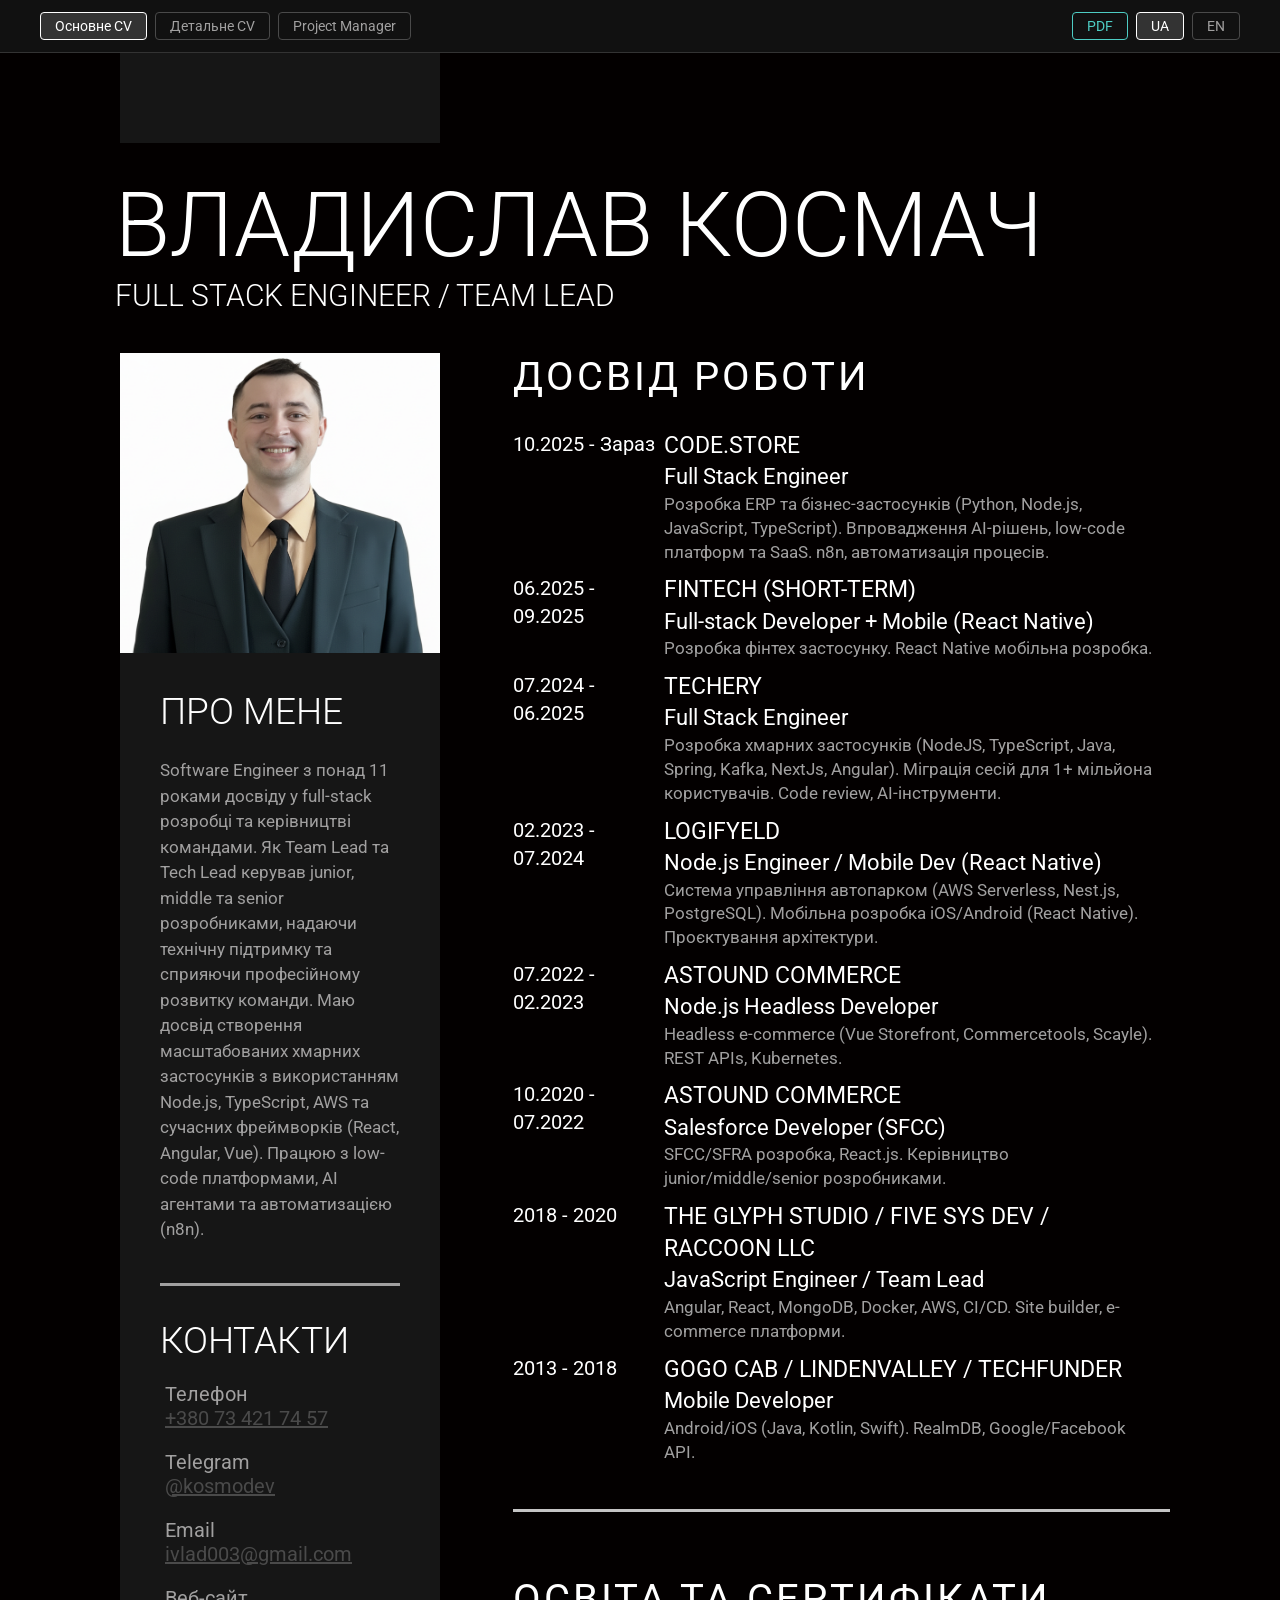
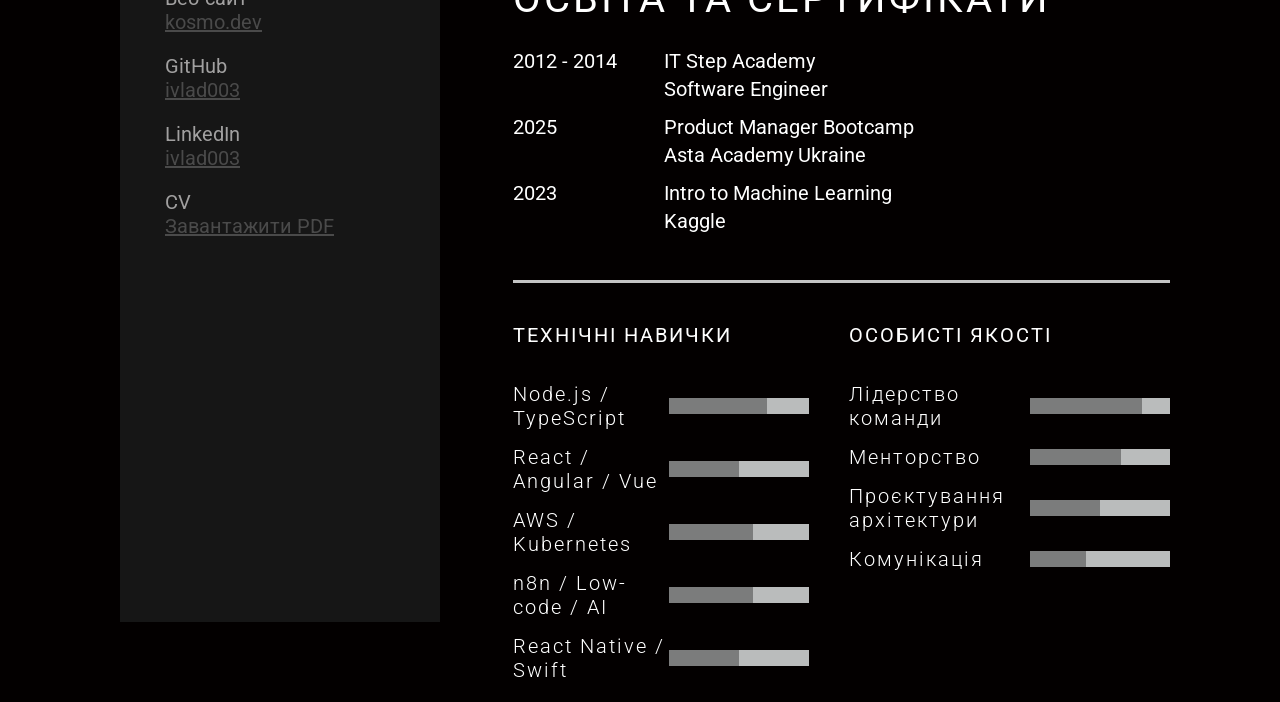
<file: index.html>
<!DOCTYPE html>
<html lang="uk">

<head>
    <meta charset="utf-8">
    <title>Владислав Космач - Software Engineer</title>
    <link href="css/main.css" rel="stylesheet">
</head>

<body>
    <nav class="cv-nav">
        <div class="cv-versions">
            <span class="active">Основне CV</span>
            <a href="cv-ua.html">Детальне CV</a>
            <a href="cv-vinnytsiaoblenergo.html">Project Manager</a>
        </div>
        <div class="cv-lang">
            <a href="./Vladyslav_Kosmach_CV_UA.pdf" class="cv-download" download>PDF</a>
            <span class="active">UA</span>
            <a href="en.html">EN</a>
        </div>
    </nav>
    <div class="resume">
        <div class="cube gray"></div>
        <div class="name">
            <p class="white roboto">Владислав Космач</p>
            <p class="profecion white roboto">Full Stack Engineer / Team Lead</p>
        </div>
        <div class="block">
            <div class="left gray">
                <img src="img/profile.png" alt="Фото">
                <p class="big white roboto">Про мене</p>
                <p class="me lightgray roboto">Software Engineer з понад 11 роками досвіду у full-stack розробці та керівництві командами.
                    Як Team Lead та Tech Lead керував junior, middle та senior розробниками, надаючи технічну підтримку та сприяючи професійному розвитку команди.
                    Маю досвід створення масштабованих хмарних застосунків з використанням Node.js, TypeScript, AWS та сучасних фреймворків (React, Angular, Vue).
                    Працюю з low-code платформами, AI агентами та автоматизацією (n8n).</p>
                <p class="big white roboto">Контакти</p>
                <ul>
                    <li>
                        <p class="lightgray roboto">Телефон</p>
                        <p class="dgray roboto"><a href="tel:+380734217457">+380 73 421 74 57</a></p>
                    </li>
                    <li>
                        <p class="lightgray roboto">Telegram</p>
                        <p class="dgray roboto"><a href="https://t.me/kosmodev">@kosmodev</a></p>
                    </li>
                    <li>
                        <p class="lightgray roboto">Email</p>
                        <p class="dgray roboto"><a href="mailto:ivlad003@gmail.com">ivlad003@gmail.com</a></p>
                    </li>
                    <li>
                        <p class="lightgray roboto">Веб-сайт</p>
                        <p class="dgray roboto"><a href="https://kosmo.dev/">kosmo.dev</a></p>
                    </li>
                    <li>
                        <p class="lightgray roboto">GitHub</p>
                        <p class="dgray roboto"><a href="https://github.com/Ivlad003">ivlad003</a></p>
                    </li>
                    <li>
                        <p class="lightgray roboto">LinkedIn</p>
                        <p class="dgray roboto"><a href="https://www.linkedin.com/in/ivlad003/">ivlad003</a></p>
                    </li>
                    <li>
                        <p class="lightgray roboto">CV</p>
                        <p class="dgray roboto"><a href="./Vladyslav_Kosmach_CV_UA.pdf" download>Завантажити PDF</a></p>
                    </li>
                </ul>
            </div>
            <div class="right">
                <div class="work">
                    <p class="head white roboto">ДОСВІД РОБОТИ</p>
                    <ul>
                        <li>
                            <div class="data white roboto">10.2025 - Зараз</div>
                            <div class="company white roboto">code.store<p class="who white roboto">Full Stack Engineer</p>
                                <p class="more lightgray roboto">
                                    Розробка ERP та бізнес-застосунків (Python, Node.js, JavaScript, TypeScript).
                                    Впровадження AI-рішень, low-code платформ та SaaS.
                                    n8n, автоматизація процесів.
                                </p>
                            </div>
                            <br>
                        </li>
                        <li>
                            <div class="data white roboto">06.2025 - 09.2025</div>
                            <div class="company white roboto">Fintech (Short-term)<p class="who white roboto">Full-stack Developer + Mobile (React Native)</p>
                                <p class="more lightgray roboto">
                                    Розробка фінтех застосунку.
                                    React Native мобільна розробка.
                                </p>
                            </div>
                            <br>
                        </li>
                        <li>
                            <div class="data white roboto">07.2024 - 06.2025</div>
                            <div class="company white roboto">Techery<p class="who white roboto">Full Stack Engineer</p>
                                <p class="more lightgray roboto">
                                    Розробка хмарних застосунків (NodeJS, TypeScript, Java, Spring, Kafka, NextJs, Angular).
                                    Міграція сесій для 1+ мільйона користувачів.
                                    Code review, AI-інструменти.
                                </p>
                            </div>
                            <br>
                        </li>
                        <li>
                            <div class="data white roboto">02.2023 - 07.2024</div>
                            <div class="company white roboto">logifyeld<p class="who white roboto">Node.js Engineer / Mobile Dev (React Native)</p>
                                <p class="more lightgray roboto">
                                    Система управління автопарком (AWS Serverless, Nest.js, PostgreSQL).
                                    Мобільна розробка iOS/Android (React Native).
                                    Проєктування архітектури.
                                </p>
                            </div>
                            <br>
                        </li>
                        <li>
                            <div class="data white roboto">07.2022 - 02.2023</div>
                            <div class="company white roboto">Astound Commerce<p class="who white roboto">Node.js Headless Developer</p>
                                <p class="more lightgray roboto">
                                    Headless e-commerce (Vue Storefront, Commercetools, Scayle).
                                    REST APIs, Kubernetes.
                                </p>
                            </div>
                            <br>
                        </li>
                        <li>
                            <div class="data white roboto">10.2020 - 07.2022</div>
                            <div class="company white roboto">Astound Commerce<p class="who white roboto">Salesforce Developer (SFCC)</p>
                                <p class="more lightgray roboto">
                                    SFCC/SFRA розробка, React.js.
                                    Керівництво junior/middle/senior розробниками.
                                </p>
                            </div>
                            <br>
                        </li>
                        <li>
                            <div class="data white roboto">2018 - 2020</div>
                            <div class="company white roboto">The Glyph Studio / Five Sys Dev / Raccoon LLC<p class="who white roboto">JavaScript Engineer / Team Lead</p>
                                <p class="more lightgray roboto">
                                    Angular, React, MongoDB, Docker, AWS, CI/CD.
                                    Site builder, e-commerce платформи.
                                </p>
                            </div>
                            <br>
                        </li>
                        <li>
                            <div class="data white roboto">2013 - 2018</div>
                            <div class="company white roboto">GoGo Cab / Lindenvalley / TechFunder<p class="who white roboto">Mobile Developer</p>
                                <p class="more lightgray roboto">
                                    Android/iOS (Java, Kotlin, Swift).
                                    RealmDB, Google/Facebook API.
                                </p>
                            </div>
                            <br>
                        </li>
                    </ul>
                </div>
                <div class="education">
                    <p class="head white roboto">ОСВІТА ТА СЕРТИФІКАТИ</p>
                    <ul>
                        <li>
                            <div class="data white roboto">2012 - 2014</div>
                            <div class="edu white roboto">IT Step Academy<br>Software Engineer</div>
                        </li>
                        <li>
                            <div class="data white roboto">2025</div>
                            <div class="edu white roboto">Product Manager Bootcamp<br>Asta Academy Ukraine</div>
                        </li>
                        <li>
                            <div class="data white roboto">2023</div>
                            <div class="edu white roboto">Intro to Machine Learning<br>Kaggle</div>
                        </li>
                    </ul>
                </div>
                <div class="skills">
                    <div class="professional">
                        <p class="white roboto">ТЕХНІЧНІ НАВИЧКИ</p>
                        <ul>
                            <li>
                                <div class="white roboto">Node.js / TypeScript</div>
                                <div class="progressbar">
                                    <div></div>
                                </div>
                            </li>
                            <li>
                                <div class="white roboto">React / Angular / Vue</div>
                                <div class="progressbar">
                                    <div></div>
                                </div>
                            </li>
                            <li>
                                <div class="white roboto">AWS / Kubernetes</div>
                                <div class="progressbar">
                                    <div></div>
                                </div>
                            </li>
                            <li>
                                <div class="white roboto">n8n / Low-code / AI</div>
                                <div class="progressbar">
                                    <div></div>
                                </div>
                            </li>
                            <li>
                                <div class="white roboto">React Native / Swift</div>
                                <div class="progressbar">
                                    <div></div>
                                </div>
                            </li>
                        </ul>
                    </div>
                    <div class="personal">
                        <p class="white roboto">ОСОБИСТІ ЯКОСТІ</p>
                        <ul>
                            <li>
                                <div class="white roboto">Лідерство команди</div>
                                <div class="progressbar">
                                    <div></div>
                                </div>
                            </li>
                            <li>
                                <div class="white roboto">Менторство</div>
                                <div class="progressbar">
                                    <div></div>
                                </div>
                            </li>
                            <li>
                                <div class="white roboto">Проєктування архітектури</div>
                                <div class="progressbar">
                                    <div></div>
                                </div>
                            </li>
                            <li>
                                <div class="white roboto">Комунікація</div>
                                <div class="progressbar">
                                    <div></div>
                                </div>
                            </li>
                        </ul>
                    </div>
                </div>
            </div>
        </div>
    </div>
</body>

</html>
</file>
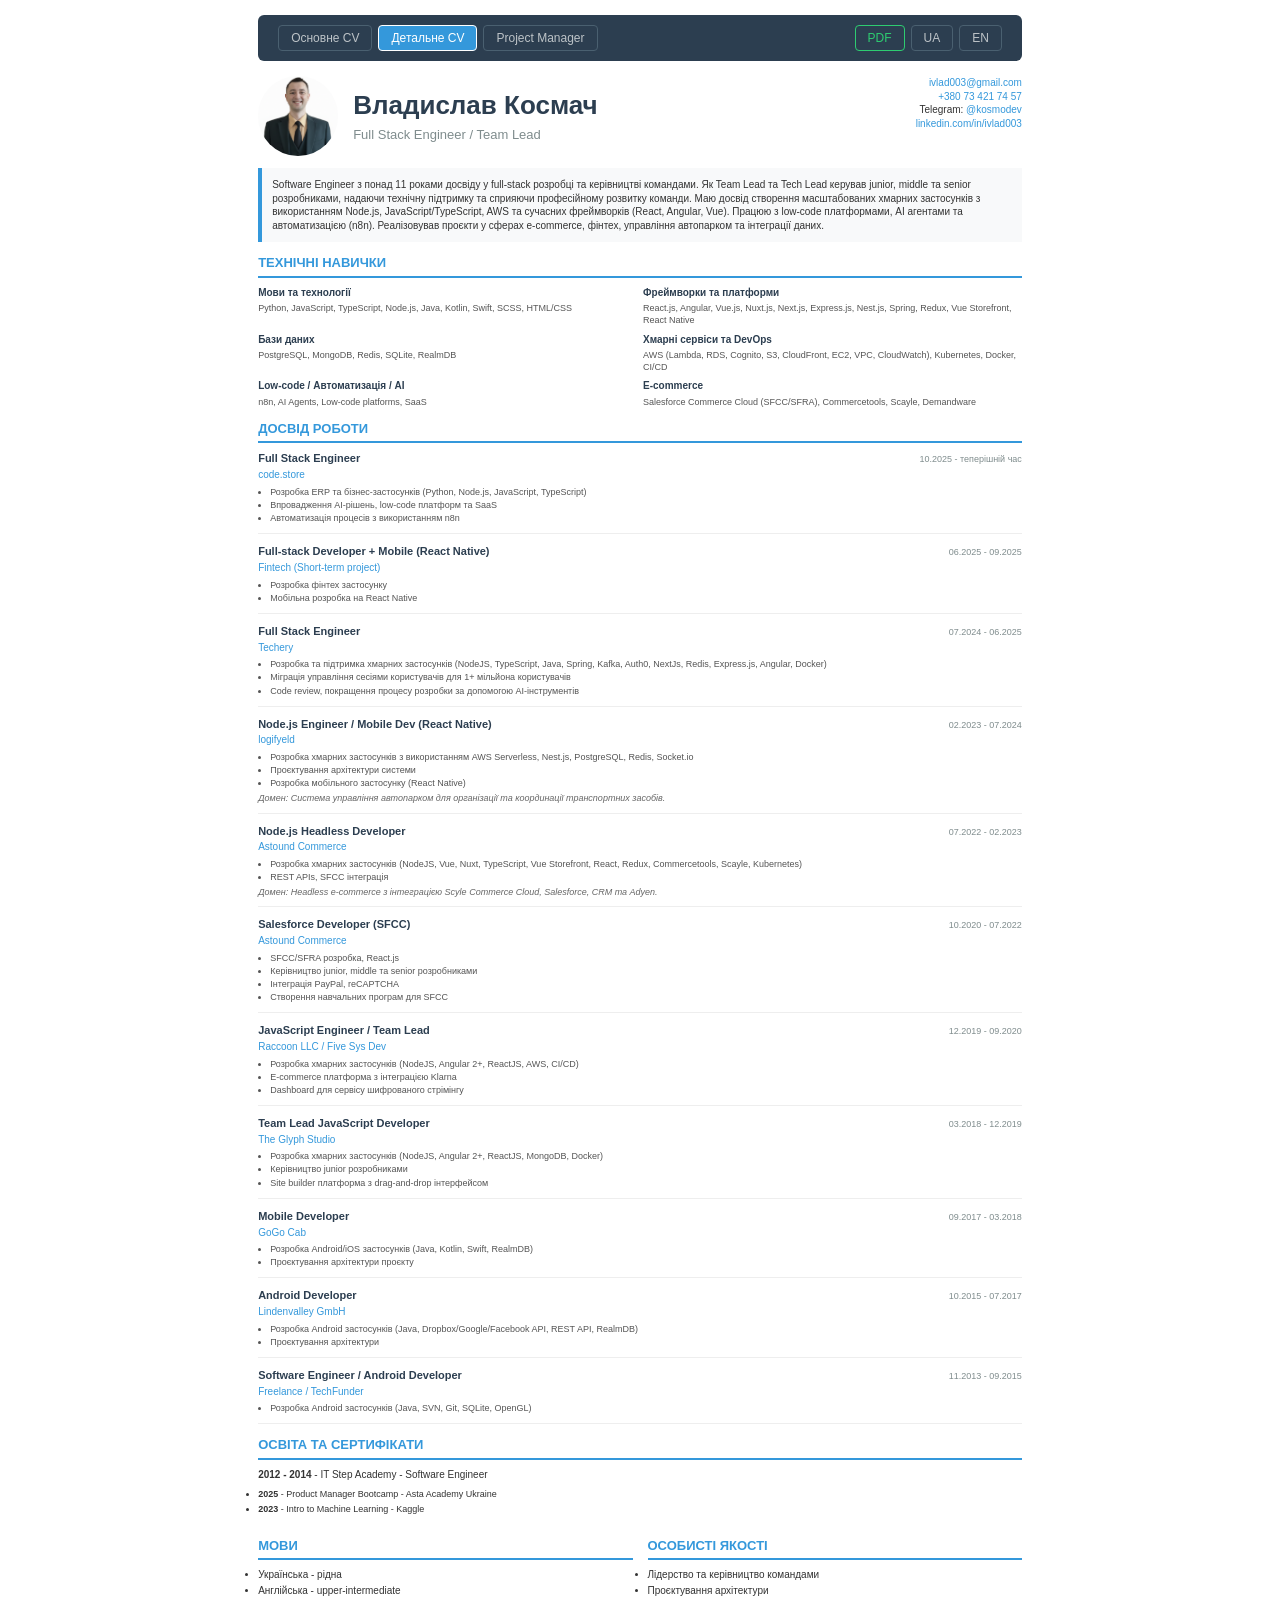
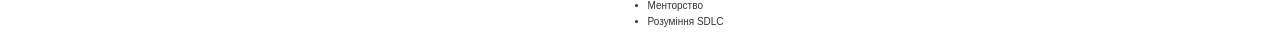
<file: cv-ua.html>
<!DOCTYPE html>
<html lang="uk">
<head>
    <meta charset="utf-8">
    <title>Владислав Космач - CV</title>
    <style>
        * {
            margin: 0;
            padding: 0;
            box-sizing: border-box;
        }
        body {
            font-family: 'Segoe UI', Tahoma, Geneva, Verdana, sans-serif;
            font-size: 10px;
            line-height: 1.35;
            color: #333;
            background: #fff;
            padding: 15px;
            max-width: 210mm;
            margin: 0 auto;
        }
        @media print {
            body { padding: 0; }
            .page-break { page-break-before: always; }
            .cv-nav { display: none; }
        }
        .cv-nav {
            display: flex;
            justify-content: space-between;
            align-items: center;
            padding: 10px 20px;
            background: #2c3e50;
            border-radius: 6px;
            margin-bottom: 15px;
            font-family: 'Segoe UI', Tahoma, Geneva, Verdana, sans-serif;
        }
        .cv-nav .cv-versions, .cv-nav .cv-lang {
            display: flex;
            gap: 6px;
            align-items: center;
        }
        .cv-nav a, .cv-nav span {
            color: #bdc3c7;
            text-decoration: none;
            font-size: 12px;
            padding: 4px 12px;
            border: 1px solid #4a6070;
            border-radius: 4px;
            transition: all 0.2s;
        }
        .cv-nav a:hover {
            color: #fff;
            border-color: #fff;
        }
        .cv-nav .active {
            color: #fff;
            border-color: #fff;
            background: #3498db;
        }
        .cv-nav .cv-download {
            color: #2ecc71;
            border-color: #2ecc71;
        }
        .cv-nav .cv-download:hover {
            background: #2ecc71;
            color: #fff;
        }
        @page {
            margin: 12mm;
        }
        h1 {
            font-size: 26px;
            color: #2c3e50;
            margin-bottom: 3px;
        }
        h2 {
            font-size: 13px;
            color: #3498db;
            border-bottom: 2px solid #3498db;
            padding-bottom: 4px;
            margin: 12px 0 8px 0;
            text-transform: uppercase;
        }
        .header {
            display: flex;
            justify-content: space-between;
            align-items: flex-start;
            margin-bottom: 12px;
        }
        .header-left {
            display: flex;
            align-items: center;
            gap: 15px;
        }
        .header-left img {
            width: 80px;
            height: 80px;
            border-radius: 50%;
            object-fit: cover;
        }
        .contact-info {
            text-align: right;
            font-size: 10px;
        }
        .contact-info a {
            color: #3498db;
            text-decoration: none;
        }
        .summary {
            background: #f8f9fa;
            padding: 10px;
            border-left: 4px solid #3498db;
            margin-bottom: 12px;
            font-size: 10px;
        }
        .skills-section {
            display: flex;
            flex-wrap: wrap;
            gap: 6px;
            margin-bottom: 8px;
        }
        .skill-category {
            flex: 1;
            min-width: 45%;
        }
        .skill-category h3 {
            font-size: 10px;
            color: #2c3e50;
            margin-bottom: 3px;
        }
        .skill-category p {
            font-size: 9px;
            color: #555;
        }
        .job {
            margin-bottom: 10px;
            padding-bottom: 8px;
            border-bottom: 1px solid #eee;
        }
        .job:last-child {
            border-bottom: none;
        }
        .job-header {
            display: flex;
            justify-content: space-between;
            align-items: baseline;
            margin-bottom: 2px;
        }
        .job-title {
            font-weight: bold;
            color: #2c3e50;
            font-size: 11px;
        }
        .job-date {
            color: #7f8c8d;
            font-size: 9px;
        }
        .job-company {
            color: #3498db;
            font-size: 10px;
            margin-bottom: 4px;
        }
        .job-duties {
            font-size: 9px;
            color: #555;
            padding-left: 12px;
        }
        .job-duties li {
            margin-bottom: 1px;
        }
        .job-domain {
            font-size: 9px;
            color: #666;
            font-style: italic;
            margin-top: 3px;
        }
        .education-item {
            margin-bottom: 6px;
            font-size: 10px;
        }
        .two-columns {
            display: flex;
            gap: 15px;
        }
        .two-columns > div {
            flex: 1;
        }
        .languages, .qualities {
            font-size: 10px;
        }
        .languages li, .qualities li {
            margin-bottom: 2px;
        }
        .certs {
            font-size: 9px;
        }
        .certs li {
            margin-bottom: 3px;
        }
    </style>
</head>
<body>
<nav class="cv-nav">
    <div class="cv-versions">
        <a href="index.html">Основне CV</a>
        <span class="active">Детальне CV</span>
        <a href="cv-vinnytsiaoblenergo.html">Project Manager</a>
    </div>
    <div class="cv-lang">
        <a href="./Vladyslav_Kosmach_CV_UA.pdf" class="cv-download" download>PDF</a>
        <a href="index.html">UA</a>
        <a href="en.html">EN</a>
    </div>
</nav>
    <div class="header">
        <div class="header-left">
            <img src="img/profile.png" alt="Фото">
            <div>
                <h1>Владислав Космач</h1>
                <p style="font-size: 13px; color: #7f8c8d;">Full Stack Engineer / Team Lead</p>
            </div>
        </div>
        <div class="contact-info">
            <p><a href="mailto:ivlad003@gmail.com">ivlad003@gmail.com</a></p>
            <p><a href="tel:+380734217457">+380 73 421 74 57</a></p>
            <p>Telegram: <a href="https://t.me/kosmodev">@kosmodev</a></p>
            <p><a href="https://www.linkedin.com/in/ivlad003/">linkedin.com/in/ivlad003</a></p>
        </div>
    </div>

    <div class="summary">
        Software Engineer з понад 11 роками досвіду у full-stack розробці та керівництві командами. Як Team Lead та Tech Lead керував junior, middle та senior розробниками, надаючи технічну підтримку та сприяючи професійному розвитку команди. Маю досвід створення масштабованих хмарних застосунків з використанням Node.js, JavaScript/TypeScript, AWS та сучасних фреймворків (React, Angular, Vue). Працюю з low-code платформами, AI агентами та автоматизацією (n8n). Реалізовував проєкти у сферах e-commerce, фінтех, управління автопарком та інтеграції даних.
    </div>

    <h2>Технічні навички</h2>
    <div class="skills-section">
        <div class="skill-category">
            <h3>Мови та технології</h3>
            <p>Python, JavaScript, TypeScript, Node.js, Java, Kotlin, Swift, SCSS, HTML/CSS</p>
        </div>
        <div class="skill-category">
            <h3>Фреймворки та платформи</h3>
            <p>React.js, Angular, Vue.js, Nuxt.js, Next.js, Express.js, Nest.js, Spring, Redux, Vue Storefront, React Native</p>
        </div>
        <div class="skill-category">
            <h3>Бази даних</h3>
            <p>PostgreSQL, MongoDB, Redis, SQLite, RealmDB</p>
        </div>
        <div class="skill-category">
            <h3>Хмарні сервіси та DevOps</h3>
            <p>AWS (Lambda, RDS, Cognito, S3, CloudFront, EC2, VPC, CloudWatch), Kubernetes, Docker, CI/CD</p>
        </div>
        <div class="skill-category">
            <h3>Low-code / Автоматизація / AI</h3>
            <p>n8n, AI Agents, Low-code platforms, SaaS</p>
        </div>
        <div class="skill-category">
            <h3>E-commerce</h3>
            <p>Salesforce Commerce Cloud (SFCC/SFRA), Commercetools, Scayle, Demandware</p>
        </div>
    </div>

    <h2>Досвід роботи</h2>

    <div class="job">
        <div class="job-header">
            <span class="job-title">Full Stack Engineer</span>
            <span class="job-date">10.2025 - теперішній час</span>
        </div>
        <div class="job-company">code.store</div>
        <ul class="job-duties">
            <li>Розробка ERP та бізнес-застосунків (Python, Node.js, JavaScript, TypeScript)</li>
            <li>Впровадження AI-рішень, low-code платформ та SaaS</li>
            <li>Автоматизація процесів з використанням n8n</li>
        </ul>
    </div>

    <div class="job">
        <div class="job-header">
            <span class="job-title">Full-stack Developer + Mobile (React Native)</span>
            <span class="job-date">06.2025 - 09.2025</span>
        </div>
        <div class="job-company">Fintech (Short-term project)</div>
        <ul class="job-duties">
            <li>Розробка фінтех застосунку</li>
            <li>Мобільна розробка на React Native</li>
        </ul>
    </div>

    <div class="job">
        <div class="job-header">
            <span class="job-title">Full Stack Engineer</span>
            <span class="job-date">07.2024 - 06.2025</span>
        </div>
        <div class="job-company">Techery</div>
        <ul class="job-duties">
            <li>Розробка та підтримка хмарних застосунків (NodeJS, TypeScript, Java, Spring, Kafka, Auth0, NextJs, Redis, Express.js, Angular, Docker)</li>
            <li>Міграція управління сесіями користувачів для 1+ мільйона користувачів</li>
            <li>Code review, покращення процесу розробки за допомогою AI-інструментів</li>
        </ul>
    </div>

    <div class="job">
        <div class="job-header">
            <span class="job-title">Node.js Engineer / Mobile Dev (React Native)</span>
            <span class="job-date">02.2023 - 07.2024</span>
        </div>
        <div class="job-company">logifyeld</div>
        <ul class="job-duties">
            <li>Розробка хмарних застосунків з використанням AWS Serverless, Nest.js, PostgreSQL, Redis, Socket.io</li>
            <li>Проєктування архітектури системи</li>
            <li>Розробка мобільного застосунку (React Native)</li>
        </ul>
        <p class="job-domain">Домен: Система управління автопарком для організації та координації транспортних засобів.</p>
    </div>

    <div class="job">
        <div class="job-header">
            <span class="job-title">Node.js Headless Developer</span>
            <span class="job-date">07.2022 - 02.2023</span>
        </div>
        <div class="job-company">Astound Commerce</div>
        <ul class="job-duties">
            <li>Розробка хмарних застосунків (NodeJS, Vue, Nuxt, TypeScript, Vue Storefront, React, Redux, Commercetools, Scayle, Kubernetes)</li>
            <li>REST APIs, SFCC інтеграція</li>
        </ul>
        <p class="job-domain">Домен: Headless e-commerce з інтеграцією Scyle Commerce Cloud, Salesforce, CRM та Adyen.</p>
    </div>

    <div class="job">
        <div class="job-header">
            <span class="job-title">Salesforce Developer (SFCC)</span>
            <span class="job-date">10.2020 - 07.2022</span>
        </div>
        <div class="job-company">Astound Commerce</div>
        <ul class="job-duties">
            <li>SFCC/SFRA розробка, React.js</li>
            <li>Керівництво junior, middle та senior розробниками</li>
            <li>Інтеграція PayPal, reCAPTCHA</li>
            <li>Створення навчальних програм для SFCC</li>
        </ul>
    </div>

    <div class="job">
        <div class="job-header">
            <span class="job-title">JavaScript Engineer / Team Lead</span>
            <span class="job-date">12.2019 - 09.2020</span>
        </div>
        <div class="job-company">Raccoon LLC / Five Sys Dev</div>
        <ul class="job-duties">
            <li>Розробка хмарних застосунків (NodeJS, Angular 2+, ReactJS, AWS, CI/CD)</li>
            <li>E-commerce платформа з інтеграцією Klarna</li>
            <li>Dashboard для сервісу шифрованого стрімінгу</li>
        </ul>
    </div>

    <div class="job">
        <div class="job-header">
            <span class="job-title">Team Lead JavaScript Developer</span>
            <span class="job-date">03.2018 - 12.2019</span>
        </div>
        <div class="job-company">The Glyph Studio</div>
        <ul class="job-duties">
            <li>Розробка хмарних застосунків (NodeJS, Angular 2+, ReactJS, MongoDB, Docker)</li>
            <li>Керівництво junior розробниками</li>
            <li>Site builder платформа з drag-and-drop інтерфейсом</li>
        </ul>
    </div>

    <div class="job">
        <div class="job-header">
            <span class="job-title">Mobile Developer</span>
            <span class="job-date">09.2017 - 03.2018</span>
        </div>
        <div class="job-company">GoGo Cab</div>
        <ul class="job-duties">
            <li>Розробка Android/iOS застосунків (Java, Kotlin, Swift, RealmDB)</li>
            <li>Проєктування архітектури проєкту</li>
        </ul>
    </div>

    <div class="job">
        <div class="job-header">
            <span class="job-title">Android Developer</span>
            <span class="job-date">10.2015 - 07.2017</span>
        </div>
        <div class="job-company">Lindenvalley GmbH</div>
        <ul class="job-duties">
            <li>Розробка Android застосунків (Java, Dropbox/Google/Facebook API, REST API, RealmDB)</li>
            <li>Проєктування архітектури</li>
        </ul>
    </div>

    <div class="job">
        <div class="job-header">
            <span class="job-title">Software Engineer / Android Developer</span>
            <span class="job-date">11.2013 - 09.2015</span>
        </div>
        <div class="job-company">Freelance / TechFunder</div>
        <ul class="job-duties">
            <li>Розробка Android застосунків (Java, SVN, Git, SQLite, OpenGL)</li>
        </ul>
    </div>

    <h2>Освіта та сертифікати</h2>
    <div class="education-item">
        <strong>2012 - 2014</strong> - IT Step Academy - Software Engineer
    </div>
    <ul class="certs">
        <li><strong>2025</strong> - Product Manager Bootcamp - Asta Academy Ukraine</li>
        <li><strong>2023</strong> - Intro to Machine Learning - Kaggle</li>
    </ul>

    <div class="two-columns" style="margin-top: 10px;">
        <div>
            <h2>Мови</h2>
            <ul class="languages">
                <li>Українська - рідна</li>
                <li>Англійська - upper-intermediate</li>
            </ul>
        </div>
        <div>
            <h2>Особисті якості</h2>
            <ul class="qualities">
                <li>Лідерство та керівництво командами</li>
                <li>Проєктування архітектури</li>
                <li>Менторство</li>
                <li>Розуміння SDLC</li>
            </ul>
        </div>
    </div>

</body>
</html>
</file>
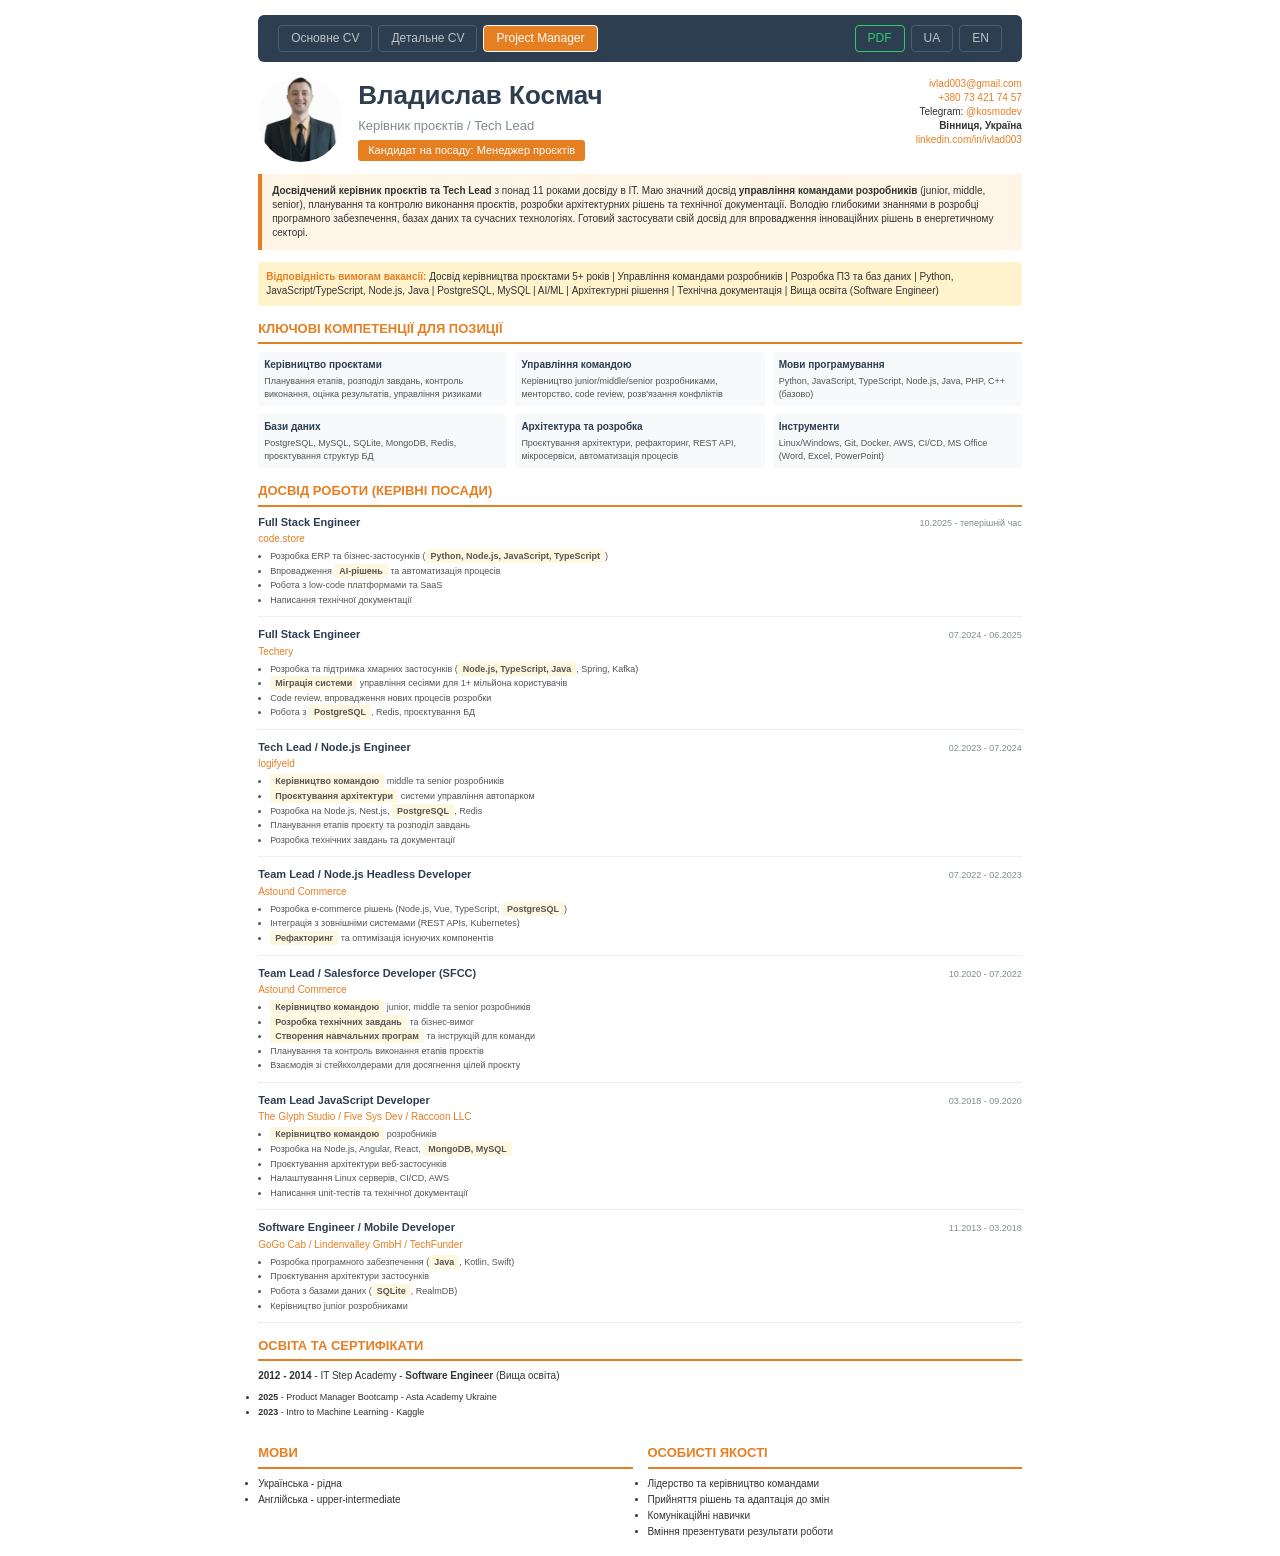
<file: cv-vinnytsiaoblenergo.html>
<!DOCTYPE html>
<html lang="uk">
<head>
    <meta charset="utf-8">
    <title>Владислав Космач - Менеджер проєктів</title>
    <style>
        * {
            margin: 0;
            padding: 0;
            box-sizing: border-box;
        }
        body {
            font-family: 'Segoe UI', Tahoma, Geneva, Verdana, sans-serif;
            font-size: 10px;
            line-height: 1.4;
            color: #333;
            background: #fff;
            padding: 15px;
            max-width: 210mm;
            margin: 0 auto;
        }
        @media print {
            body { padding: 0; }
            .cv-nav { display: none; }
        }
        .cv-nav {
            display: flex;
            justify-content: space-between;
            align-items: center;
            padding: 10px 20px;
            background: #2c3e50;
            border-radius: 6px;
            margin-bottom: 15px;
            font-family: 'Segoe UI', Tahoma, Geneva, Verdana, sans-serif;
        }
        .cv-nav .cv-versions, .cv-nav .cv-lang {
            display: flex;
            gap: 6px;
            align-items: center;
        }
        .cv-nav a, .cv-nav span {
            color: #bdc3c7;
            text-decoration: none;
            font-size: 12px;
            padding: 4px 12px;
            border: 1px solid #4a6070;
            border-radius: 4px;
            transition: all 0.2s;
        }
        .cv-nav a:hover {
            color: #fff;
            border-color: #fff;
        }
        .cv-nav .active {
            color: #fff;
            border-color: #fff;
            background: #e67e22;
        }
        .cv-nav .cv-download {
            color: #2ecc71;
            border-color: #2ecc71;
        }
        .cv-nav .cv-download:hover {
            background: #2ecc71;
            color: #fff;
        }
        @page {
            margin: 12mm;
        }
        h1 {
            font-size: 26px;
            color: #2c3e50;
            margin-bottom: 3px;
        }
        h2 {
            font-size: 13px;
            color: #e67e22;
            border-bottom: 2px solid #e67e22;
            padding-bottom: 4px;
            margin: 14px 0 8px 0;
            text-transform: uppercase;
        }
        .header {
            display: flex;
            justify-content: space-between;
            align-items: flex-start;
            margin-bottom: 12px;
        }
        .header-left {
            display: flex;
            align-items: center;
            gap: 15px;
        }
        .header-left img {
            width: 85px;
            height: 85px;
            border-radius: 50%;
            object-fit: cover;
        }
        .position-target {
            background: #e67e22;
            color: white;
            padding: 3px 10px;
            border-radius: 3px;
            font-size: 11px;
            display: inline-block;
            margin-top: 5px;
        }
        .contact-info {
            text-align: right;
            font-size: 10px;
        }
        .contact-info a {
            color: #e67e22;
            text-decoration: none;
        }
        .summary {
            background: #fef5e7;
            padding: 10px;
            border-left: 4px solid #e67e22;
            margin-bottom: 12px;
            font-size: 10px;
        }
        .highlight {
            background: #fff3cd;
            padding: 8px;
            border-radius: 4px;
            margin-bottom: 12px;
            font-size: 10px;
        }
        .highlight strong {
            color: #e67e22;
        }
        .skills-section {
            display: flex;
            flex-wrap: wrap;
            gap: 8px;
            margin-bottom: 10px;
        }
        .skill-category {
            flex: 1;
            min-width: 30%;
            background: #f8f9fa;
            padding: 6px;
            border-radius: 4px;
        }
        .skill-category h3 {
            font-size: 10px;
            color: #2c3e50;
            margin-bottom: 3px;
        }
        .skill-category p {
            font-size: 9px;
            color: #555;
        }
        .job {
            margin-bottom: 10px;
            padding-bottom: 8px;
            border-bottom: 1px solid #eee;
        }
        .job:last-child {
            border-bottom: none;
        }
        .job-header {
            display: flex;
            justify-content: space-between;
            align-items: baseline;
            margin-bottom: 2px;
        }
        .job-title {
            font-weight: bold;
            color: #2c3e50;
            font-size: 11px;
        }
        .job-date {
            color: #7f8c8d;
            font-size: 9px;
        }
        .job-company {
            color: #e67e22;
            font-size: 10px;
            margin-bottom: 4px;
        }
        .job-duties {
            font-size: 9px;
            color: #555;
            padding-left: 12px;
        }
        .job-duties li {
            margin-bottom: 2px;
        }
        .relevant {
            background: #fff8e1;
            padding: 2px 5px;
            border-radius: 2px;
            font-weight: bold;
        }
        .two-columns {
            display: flex;
            gap: 15px;
        }
        .two-columns > div {
            flex: 1;
        }
        ul {
            font-size: 10px;
        }
        li {
            margin-bottom: 2px;
        }
        .certs {
            font-size: 9px;
        }
    </style>
</head>
<body>
<nav class="cv-nav">
    <div class="cv-versions">
        <a href="index.html">Основне CV</a>
        <a href="cv-ua.html">Детальне CV</a>
        <span class="active">Project Manager</span>
    </div>
    <div class="cv-lang">
        <a href="./Vladyslav_Kosmach_CV_Vinnytsiaoblenergo.pdf" class="cv-download" download>PDF</a>
        <a href="index.html">UA</a>
        <a href="en.html">EN</a>
    </div>
</nav>
    <div class="header">
        <div class="header-left">
            <img src="img/profile.png" alt="Фото">
            <div>
                <h1>Владислав Космач</h1>
                <p style="font-size: 13px; color: #7f8c8d;">Керівник проєктів / Tech Lead</p>
                <div class="position-target">Кандидат на посаду: Менеджер проєктів</div>
            </div>
        </div>
        <div class="contact-info">
            <p><a href="mailto:ivlad003@gmail.com">ivlad003@gmail.com</a></p>
            <p><a href="tel:+380734217457">+380 73 421 74 57</a></p>
            <p>Telegram: <a href="https://t.me/kosmodev">@kosmodev</a></p>
            <p><strong>Вінниця, Україна</strong></p>
            <p><a href="https://www.linkedin.com/in/ivlad003/">linkedin.com/in/ivlad003</a></p>
        </div>
    </div>

    <div class="summary">
        <strong>Досвідчений керівник проєктів та Tech Lead</strong> з понад 11 роками досвіду в IT. Маю значний досвід <strong>управління командами розробників</strong> (junior, middle, senior), планування та контролю виконання проєктів, розробки архітектурних рішень та технічної документації. Володію глибокими знаннями в розробці програмного забезпечення, базах даних та сучасних технологіях. Готовий застосувати свій досвід для впровадження інноваційних рішень в енергетичному секторі.
    </div>

    <div class="highlight">
        <strong>Відповідність вимогам вакансії:</strong> Досвід керівництва проєктами 5+ років | Управління командами розробників | Розробка ПЗ та баз даних | Python, JavaScript/TypeScript, Node.js, Java | PostgreSQL, MySQL | AI/ML | Архітектурні рішення | Технічна документація | Вища освіта (Software Engineer)
    </div>

    <h2>Ключові компетенції для позиції</h2>
    <div class="skills-section">
        <div class="skill-category">
            <h3>Керівництво проєктами</h3>
            <p>Планування етапів, розподіл завдань, контроль виконання, оцінка результатів, управління ризиками</p>
        </div>
        <div class="skill-category">
            <h3>Управління командою</h3>
            <p>Керівництво junior/middle/senior розробниками, менторство, code review, розв'язання конфліктів</p>
        </div>
        <div class="skill-category">
            <h3>Мови програмування</h3>
            <p>Python, JavaScript, TypeScript, Node.js, Java, PHP, C++ (базово)</p>
        </div>
        <div class="skill-category">
            <h3>Бази даних</h3>
            <p>PostgreSQL, MySQL, SQLite, MongoDB, Redis, проєктування структур БД</p>
        </div>
        <div class="skill-category">
            <h3>Архітектура та розробка</h3>
            <p>Проєктування архітектури, рефакторинг, REST API, мікросервіси, автоматизація процесів</p>
        </div>
        <div class="skill-category">
            <h3>Інструменти</h3>
            <p>Linux/Windows, Git, Docker, AWS, CI/CD, MS Office (Word, Excel, PowerPoint)</p>
        </div>
    </div>

    <h2>Досвід роботи (керівні посади)</h2>

    <div class="job">
        <div class="job-header">
            <span class="job-title">Full Stack Engineer</span>
            <span class="job-date">10.2025 - теперішній час</span>
        </div>
        <div class="job-company">code.store</div>
        <ul class="job-duties">
            <li>Розробка ERP та бізнес-застосунків (<span class="relevant">Python, Node.js, JavaScript, TypeScript</span>)</li>
            <li>Впровадження <span class="relevant">AI-рішень</span> та автоматизація процесів</li>
            <li>Робота з low-code платформами та SaaS</li>
            <li>Написання технічної документації</li>
        </ul>
    </div>

    <div class="job">
        <div class="job-header">
            <span class="job-title">Full Stack Engineer</span>
            <span class="job-date">07.2024 - 06.2025</span>
        </div>
        <div class="job-company">Techery</div>
        <ul class="job-duties">
            <li>Розробка та підтримка хмарних застосунків (<span class="relevant">Node.js, TypeScript, Java</span>, Spring, Kafka)</li>
            <li><span class="relevant">Міграція системи</span> управління сесіями для 1+ мільйона користувачів</li>
            <li>Code review, впровадження нових процесів розробки</li>
            <li>Робота з <span class="relevant">PostgreSQL</span>, Redis, проєктування БД</li>
        </ul>
    </div>

    <div class="job">
        <div class="job-header">
            <span class="job-title">Tech Lead / Node.js Engineer</span>
            <span class="job-date">02.2023 - 07.2024</span>
        </div>
        <div class="job-company">logifyeld</div>
        <ul class="job-duties">
            <li><span class="relevant">Керівництво командою</span> middle та senior розробників</li>
            <li><span class="relevant">Проєктування архітектури</span> системи управління автопарком</li>
            <li>Розробка на Node.js, Nest.js, <span class="relevant">PostgreSQL</span>, Redis</li>
            <li>Планування етапів проєкту та розподіл завдань</li>
            <li>Розробка технічних завдань та документації</li>
        </ul>
    </div>

    <div class="job">
        <div class="job-header">
            <span class="job-title">Team Lead / Node.js Headless Developer</span>
            <span class="job-date">07.2022 - 02.2023</span>
        </div>
        <div class="job-company">Astound Commerce</div>
        <ul class="job-duties">
            <li>Розробка e-commerce рішень (Node.js, Vue, TypeScript, <span class="relevant">PostgreSQL</span>)</li>
            <li>Інтеграція з зовнішніми системами (REST APIs, Kubernetes)</li>
            <li><span class="relevant">Рефакторинг</span> та оптимізація існуючих компонентів</li>
        </ul>
    </div>

    <div class="job">
        <div class="job-header">
            <span class="job-title">Team Lead / Salesforce Developer (SFCC)</span>
            <span class="job-date">10.2020 - 07.2022</span>
        </div>
        <div class="job-company">Astound Commerce</div>
        <ul class="job-duties">
            <li><span class="relevant">Керівництво командою</span> junior, middle та senior розробників</li>
            <li><span class="relevant">Розробка технічних завдань</span> та бізнес-вимог</li>
            <li><span class="relevant">Створення навчальних програм</span> та інструкцій для команди</li>
            <li>Планування та контроль виконання етапів проєктів</li>
            <li>Взаємодія зі стейкхолдерами для досягнення цілей проєкту</li>
        </ul>
    </div>

    <div class="job">
        <div class="job-header">
            <span class="job-title">Team Lead JavaScript Developer</span>
            <span class="job-date">03.2018 - 09.2020</span>
        </div>
        <div class="job-company">The Glyph Studio / Five Sys Dev / Raccoon LLC</div>
        <ul class="job-duties">
            <li><span class="relevant">Керівництво командою</span> розробників</li>
            <li>Розробка на Node.js, Angular, React, <span class="relevant">MongoDB, MySQL</span></li>
            <li>Проєктування архітектури веб-застосунків</li>
            <li>Налаштування Linux серверів, CI/CD, AWS</li>
            <li>Написання unit-тестів та технічної документації</li>
        </ul>
    </div>

    <div class="job">
        <div class="job-header">
            <span class="job-title">Software Engineer / Mobile Developer</span>
            <span class="job-date">11.2013 - 03.2018</span>
        </div>
        <div class="job-company">GoGo Cab / Lindenvalley GmbH / TechFunder</div>
        <ul class="job-duties">
            <li>Розробка програмного забезпечення (<span class="relevant">Java</span>, Kotlin, Swift)</li>
            <li>Проєктування архітектури застосунків</li>
            <li>Робота з базами даних (<span class="relevant">SQLite</span>, RealmDB)</li>
            <li>Керівництво junior розробниками</li>
        </ul>
    </div>

    <h2>Освіта та сертифікати</h2>
    <div style="margin-bottom: 8px;">
        <strong>2012 - 2014</strong> - IT Step Academy - <strong>Software Engineer</strong> (Вища освіта)
    </div>
    <ul class="certs">
        <li><strong>2025</strong> - Product Manager Bootcamp - Asta Academy Ukraine</li>
        <li><strong>2023</strong> - Intro to Machine Learning - Kaggle</li>
    </ul>

    <div class="two-columns" style="margin-top: 12px;">
        <div>
            <h2>Мови</h2>
            <ul>
                <li>Українська - рідна</li>
                <li>Англійська - upper-intermediate</li>
            </ul>
        </div>
        <div>
            <h2>Особисті якості</h2>
            <ul>
                <li>Лідерство та керівництво командами</li>
                <li>Прийняття рішень та адаптація до змін</li>
                <li>Комунікаційні навички</li>
                <li>Вміння презентувати результати роботи</li>
            </ul>
        </div>
    </div>

</body>
</html>
</file>
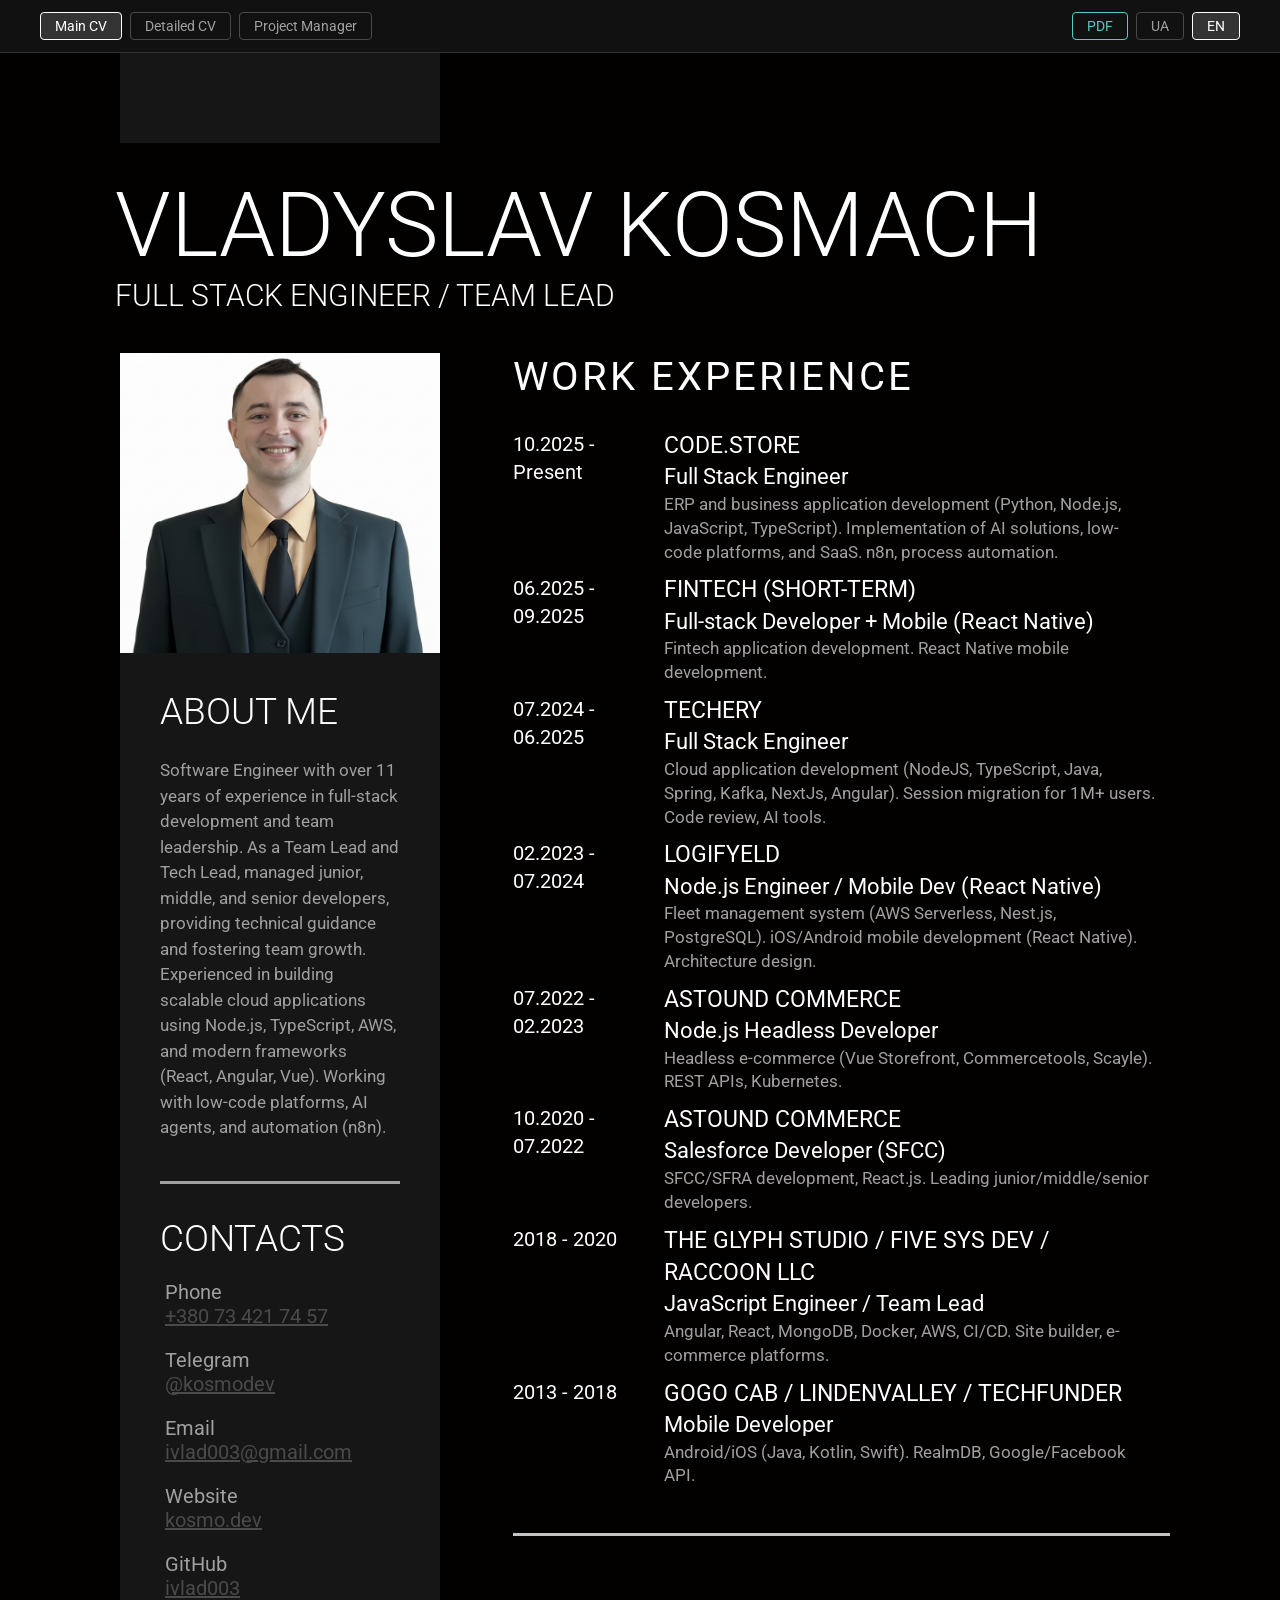
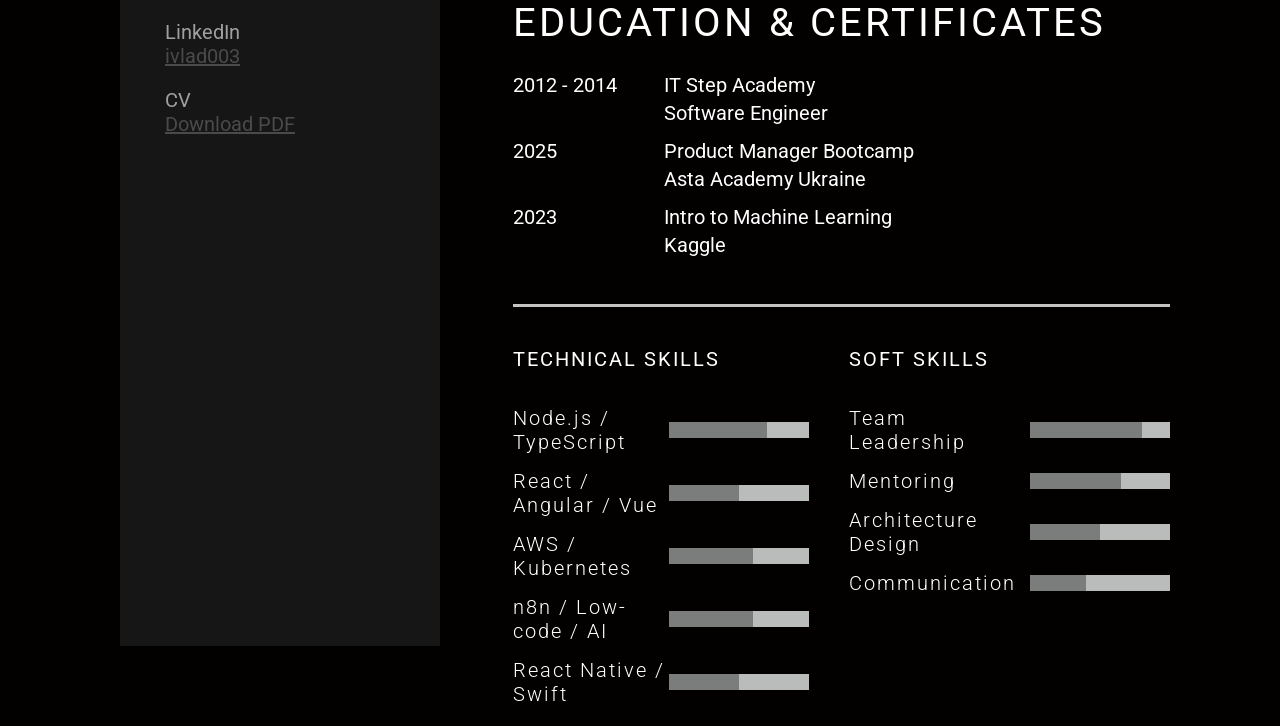
<file: en.html>
<!DOCTYPE html>
<html lang="en">

<head>
    <meta charset="utf-8">
    <title>Vladyslav Kosmach - Software Engineer</title>
    <link href="css/main.css" rel="stylesheet">
</head>

<body>
    <nav class="cv-nav">
        <div class="cv-versions">
            <span class="active">Main CV</span>
            <a href="cv-ua.html">Detailed CV</a>
            <a href="cv-vinnytsiaoblenergo.html">Project Manager</a>
        </div>
        <div class="cv-lang">
            <a href="./Vladyslav_Kosmach_CV_EN.pdf" class="cv-download" download>PDF</a>
            <a href="index.html">UA</a>
            <span class="active">EN</span>
        </div>
    </nav>
    <div class="resume">
        <div class="cube gray"></div>
        <div class="name">
            <p class="white roboto">Vladyslav Kosmach</p>
            <p class="profecion white roboto">Full Stack Engineer / Team Lead</p>
        </div>
        <div class="block">
            <div class="left gray">
                <img src="img/profile.png" alt="Photo">
                <p class="big white roboto">About me</p>
                <p class="me lightgray roboto">Software Engineer with over 11 years of experience in full-stack development and team leadership.
                    As a Team Lead and Tech Lead, managed junior, middle, and senior developers, providing technical guidance and fostering team growth.
                    Experienced in building scalable cloud applications using Node.js, TypeScript, AWS, and modern frameworks (React, Angular, Vue).
                    Working with low-code platforms, AI agents, and automation (n8n).</p>
                <p class="big white roboto">Contacts</p>
                <ul>
                    <li>
                        <p class="lightgray roboto">Phone</p>
                        <p class="dgray roboto"><a href="tel:+380734217457">+380 73 421 74 57</a></p>
                    </li>
                    <li>
                        <p class="lightgray roboto">Telegram</p>
                        <p class="dgray roboto"><a href="https://t.me/kosmodev">@kosmodev</a></p>
                    </li>
                    <li>
                        <p class="lightgray roboto">Email</p>
                        <p class="dgray roboto"><a href="mailto:ivlad003@gmail.com">ivlad003@gmail.com</a></p>
                    </li>
                    <li>
                        <p class="lightgray roboto">Website</p>
                        <p class="dgray roboto"><a href="https://kosmo.dev/">kosmo.dev</a></p>
                    </li>
                    <li>
                        <p class="lightgray roboto">GitHub</p>
                        <p class="dgray roboto"><a href="https://github.com/Ivlad003">ivlad003</a></p>
                    </li>
                    <li>
                        <p class="lightgray roboto">LinkedIn</p>
                        <p class="dgray roboto"><a href="https://www.linkedin.com/in/ivlad003/">ivlad003</a></p>
                    </li>
                    <li>
                        <p class="lightgray roboto">CV</p>
                        <p class="dgray roboto"><a href="./Vladyslav_Kosmach_CV_EN.pdf" download>Download PDF</a></p>
                    </li>
                </ul>
            </div>
            <div class="right">
                <div class="work">
                    <p class="head white roboto">WORK EXPERIENCE</p>
                    <ul>
                        <li>
                            <div class="data white roboto">10.2025 - Present</div>
                            <div class="company white roboto">code.store<p class="who white roboto">Full Stack Engineer</p>
                                <p class="more lightgray roboto">
                                    ERP and business application development (Python, Node.js, JavaScript, TypeScript).
                                    Implementation of AI solutions, low-code platforms, and SaaS.
                                    n8n, process automation.
                                </p>
                            </div>
                            <br>
                        </li>
                        <li>
                            <div class="data white roboto">06.2025 - 09.2025</div>
                            <div class="company white roboto">Fintech (Short-term)<p class="who white roboto">Full-stack Developer + Mobile (React Native)</p>
                                <p class="more lightgray roboto">
                                    Fintech application development.
                                    React Native mobile development.
                                </p>
                            </div>
                            <br>
                        </li>
                        <li>
                            <div class="data white roboto">07.2024 - 06.2025</div>
                            <div class="company white roboto">Techery<p class="who white roboto">Full Stack Engineer</p>
                                <p class="more lightgray roboto">
                                    Cloud application development (NodeJS, TypeScript, Java, Spring, Kafka, NextJs, Angular).
                                    Session migration for 1M+ users.
                                    Code review, AI tools.
                                </p>
                            </div>
                            <br>
                        </li>
                        <li>
                            <div class="data white roboto">02.2023 - 07.2024</div>
                            <div class="company white roboto">logifyeld<p class="who white roboto">Node.js Engineer / Mobile Dev (React Native)</p>
                                <p class="more lightgray roboto">
                                    Fleet management system (AWS Serverless, Nest.js, PostgreSQL).
                                    iOS/Android mobile development (React Native).
                                    Architecture design.
                                </p>
                            </div>
                            <br>
                        </li>
                        <li>
                            <div class="data white roboto">07.2022 - 02.2023</div>
                            <div class="company white roboto">Astound Commerce<p class="who white roboto">Node.js Headless Developer</p>
                                <p class="more lightgray roboto">
                                    Headless e-commerce (Vue Storefront, Commercetools, Scayle).
                                    REST APIs, Kubernetes.
                                </p>
                            </div>
                            <br>
                        </li>
                        <li>
                            <div class="data white roboto">10.2020 - 07.2022</div>
                            <div class="company white roboto">Astound Commerce<p class="who white roboto">Salesforce Developer (SFCC)</p>
                                <p class="more lightgray roboto">
                                    SFCC/SFRA development, React.js.
                                    Leading junior/middle/senior developers.
                                </p>
                            </div>
                            <br>
                        </li>
                        <li>
                            <div class="data white roboto">2018 - 2020</div>
                            <div class="company white roboto">The Glyph Studio / Five Sys Dev / Raccoon LLC<p class="who white roboto">JavaScript Engineer / Team Lead</p>
                                <p class="more lightgray roboto">
                                    Angular, React, MongoDB, Docker, AWS, CI/CD.
                                    Site builder, e-commerce platforms.
                                </p>
                            </div>
                            <br>
                        </li>
                        <li>
                            <div class="data white roboto">2013 - 2018</div>
                            <div class="company white roboto">GoGo Cab / Lindenvalley / TechFunder<p class="who white roboto">Mobile Developer</p>
                                <p class="more lightgray roboto">
                                    Android/iOS (Java, Kotlin, Swift).
                                    RealmDB, Google/Facebook API.
                                </p>
                            </div>
                            <br>
                        </li>
                    </ul>
                </div>
                <div class="education">
                    <p class="head white roboto">EDUCATION & CERTIFICATES</p>
                    <ul>
                        <li>
                            <div class="data white roboto">2012 - 2014</div>
                            <div class="edu white roboto">IT Step Academy<br>Software Engineer</div>
                        </li>
                        <li>
                            <div class="data white roboto">2025</div>
                            <div class="edu white roboto">Product Manager Bootcamp<br>Asta Academy Ukraine</div>
                        </li>
                        <li>
                            <div class="data white roboto">2023</div>
                            <div class="edu white roboto">Intro to Machine Learning<br>Kaggle</div>
                        </li>
                    </ul>
                </div>
                <div class="skills">
                    <div class="professional">
                        <p class="white roboto">TECHNICAL SKILLS</p>
                        <ul>
                            <li>
                                <div class="white roboto">Node.js / TypeScript</div>
                                <div class="progressbar">
                                    <div></div>
                                </div>
                            </li>
                            <li>
                                <div class="white roboto">React / Angular / Vue</div>
                                <div class="progressbar">
                                    <div></div>
                                </div>
                            </li>
                            <li>
                                <div class="white roboto">AWS / Kubernetes</div>
                                <div class="progressbar">
                                    <div></div>
                                </div>
                            </li>
                            <li>
                                <div class="white roboto">n8n / Low-code / AI</div>
                                <div class="progressbar">
                                    <div></div>
                                </div>
                            </li>
                            <li>
                                <div class="white roboto">React Native / Swift</div>
                                <div class="progressbar">
                                    <div></div>
                                </div>
                            </li>
                        </ul>
                    </div>
                    <div class="personal">
                        <p class="white roboto">SOFT SKILLS</p>
                        <ul>
                            <li>
                                <div class="white roboto">Team Leadership</div>
                                <div class="progressbar">
                                    <div></div>
                                </div>
                            </li>
                            <li>
                                <div class="white roboto">Mentoring</div>
                                <div class="progressbar">
                                    <div></div>
                                </div>
                            </li>
                            <li>
                                <div class="white roboto">Architecture Design</div>
                                <div class="progressbar">
                                    <div></div>
                                </div>
                            </li>
                            <li>
                                <div class="white roboto">Communication</div>
                                <div class="progressbar">
                                    <div></div>
                                </div>
                            </li>
                        </ul>
                    </div>
                </div>
            </div>
        </div>
    </div>
</body>

</html>
</file>
<file: css/main.css>
@import url("https://fonts.googleapis.com/css?family=Roboto:300,400&display=swap");
* {
  margin: 0;
  padding: 0; }

body {
  background-color: #030000; }

.white {
  color: #fff; }

.lightgray, .resume .block .right .work ul li .company .more a {
  color: #a1a0a0; }

.dgray, .resume .block .left a {
  color: #4a4a4a; }

.gray {
  background-color: #161616; }

.roboto {
  font-family: 'Roboto', sans-serif; }

.cv-nav {
  display: flex;
  justify-content: space-between;
  align-items: center;
  padding: 12px 40px;
  background-color: #111;
  border-bottom: 1px solid #333; }
  .cv-nav .cv-versions, .cv-nav .cv-lang {
    display: flex;
    gap: 8px;
    align-items: center; }
  .cv-nav a, .cv-nav span {
    font-family: 'Roboto', sans-serif;
    color: #a1a0a0;
    text-decoration: none;
    font-size: 14px;
    padding: 5px 14px;
    border: 1px solid #4a4a4a;
    border-radius: 4px;
    transition: all 0.2s; }
  .cv-nav a:hover {
    color: #fff;
    border-color: #fff; }
  .cv-nav .active {
    color: #fff;
    border-color: #fff;
    background-color: #333; }
  .cv-nav .cv-download {
    color: #4ecdc4;
    border-color: #4ecdc4; }
  .cv-nav .cv-download:hover {
    background-color: #4ecdc4;
    color: #111; }

@media print {
  .cv-nav { display: none; } }

.resume {
  min-width: 1250px;
  background-color: #030000;
  padding-bottom: 20px;
  overflow: scroll; }
  .resume .cube {
    width: 320px;
    height: 90px;
    margin-left: 120px; }
  .resume .name {
    font-size: 90px;
    font-weight: 300;
    text-transform: uppercase;
    padding-left: 115px;
    padding-top: 30px; }
    .resume .name .profecion {
      font-size: 30px; }
  .resume .block {
    padding-top: 40px;
    display: grid;
    grid-template-columns: 35% 65%; }
    .resume .block .left {
      margin-left: 120px;
      margin-bottom: 60px;
      width: 320px; }
      .resume .block .left img {
        height: 300px;
        width: 320px; }
      .resume .block .left p {
        margin-left: 40px;
        margin-right: 40px;
        font-weight: 400; }
      .resume .block .left .big {
        font-weight: 300;
        font-size: 37px;
        text-transform: uppercase;
        padding-top: 33px;
        padding-bottom: 20px; }
      .resume .block .left .me {
        line-height: 1.5;
        padding-top: 5px;
        font-size: 17px;
        padding-bottom: 40px;
        border-bottom: 3px solid #a1a0a0; }
      .resume .block .left ul {
        padding-bottom: 60px;
        list-style: none; }
        .resume .block .left ul li {
          font-size: 20px;
          padding-bottom: 20px;
          padding-left: 5px; }
    .resume .block .right {
      margin-left: 65px; }
      .resume .block .right .work .head {
        font-size: 40px;
        font-weight: 400;
        letter-spacing: 3px;
        padding-bottom: 30px; }
      .resume .block .right .work ul {
        border-bottom: 3px solid #c4c4c4;
        margin-right: 110px;
        padding-bottom: 35px; }
        .resume .block .right .work ul li {
          padding-bottom: 10px;
          display: flex;
          line-height: 1.4; }
          .resume .block .right .work ul li .data {
            font-size: 20px;
            width: 23%; }
          .resume .block .right .work ul li .company {
            width: 75%;
            font-size: 23px;
            text-transform: uppercase; }
            .resume .block .right .work ul li .company .who {
              font-size: 22px;
              text-transform: none; }
            .resume .block .right .work ul li .company .more {
              font-size: 17px;
              text-transform: none; }
      .resume .block .right .education .head {
        font-size: 40px;
        font-weight: 400;
        letter-spacing: 3px;
        padding-top: 63px;
        padding-bottom: 25px; }
      .resume .block .right .education ul {
        border-bottom: 3px solid #c4c4c4;
        margin-right: 110px;
        padding-bottom: 35px; }
        .resume .block .right .education ul li {
          padding-bottom: 10px;
          display: flex;
          line-height: 1.4; }
          .resume .block .right .education ul li .data {
            font-size: 20px;
            width: 23%; }
          .resume .block .right .education ul li .edu {
            font-size: 20px; }
      .resume .block .right .skills {
        display: grid;
        grid-template-columns: 45% 55%;
        margin-right: 110px; }
        .resume .block .right .skills p {
          font-size: 20px;
          font-weight: 400;
          letter-spacing: 2px;
          padding-top: 40px;
          padding-bottom: 20px; }
        .resume .block .right .skills ul {
          list-style: none; }
          .resume .block .right .skills ul li {
            font-size: 20px;
            font-weight: 300;
            letter-spacing: 2px;
            padding-top: 15px;
            display: flex;
            align-items: center;
            justify-content: space-between; }
            .resume .block .right .skills ul li .progressbar {
              background-color: #babcbc;
              height: 16px;
              width: 100%;
              max-width: 140px;
              min-width: 140px; }
              .resume .block .right .skills ul li .progressbar > div {
                background-color: #7b7c7c;
                width: 40%;
                height: 100%; }
        .resume .block .right .skills .professional li:nth-child(1) .progressbar > div {
          width: 70%; }
        .resume .block .right .skills .professional li:nth-child(2) .progressbar > div {
          width: 50%; }
        .resume .block .right .skills .professional li:nth-child(3) .progressbar > div {
          width: 60%; }
        .resume .block .right .skills .professional li:nth-child(4) .progressbar > div {
          width: 60%; }
        .resume .block .right .skills .professional li:nth-child(5) .progressbar > div {
          width: 50%; }
        .resume .block .right .skills .personal {
          margin-left: 40px; }
          .resume .block .right .skills .personal li:nth-child(1) .progressbar > div {
            width: 80%; }
          .resume .block .right .skills .personal li:nth-child(2) .progressbar > div {
            width: 65%; }
          .resume .block .right .skills .personal li:nth-child(3) .progressbar > div {
            width: 50%; }
          .resume .block .right .skills .personal li:nth-child(4) .progressbar > div {
            width: 40%; }
    @media (max-width: 599px) {
      .resume .block {
        display: flex; } }
</file>
